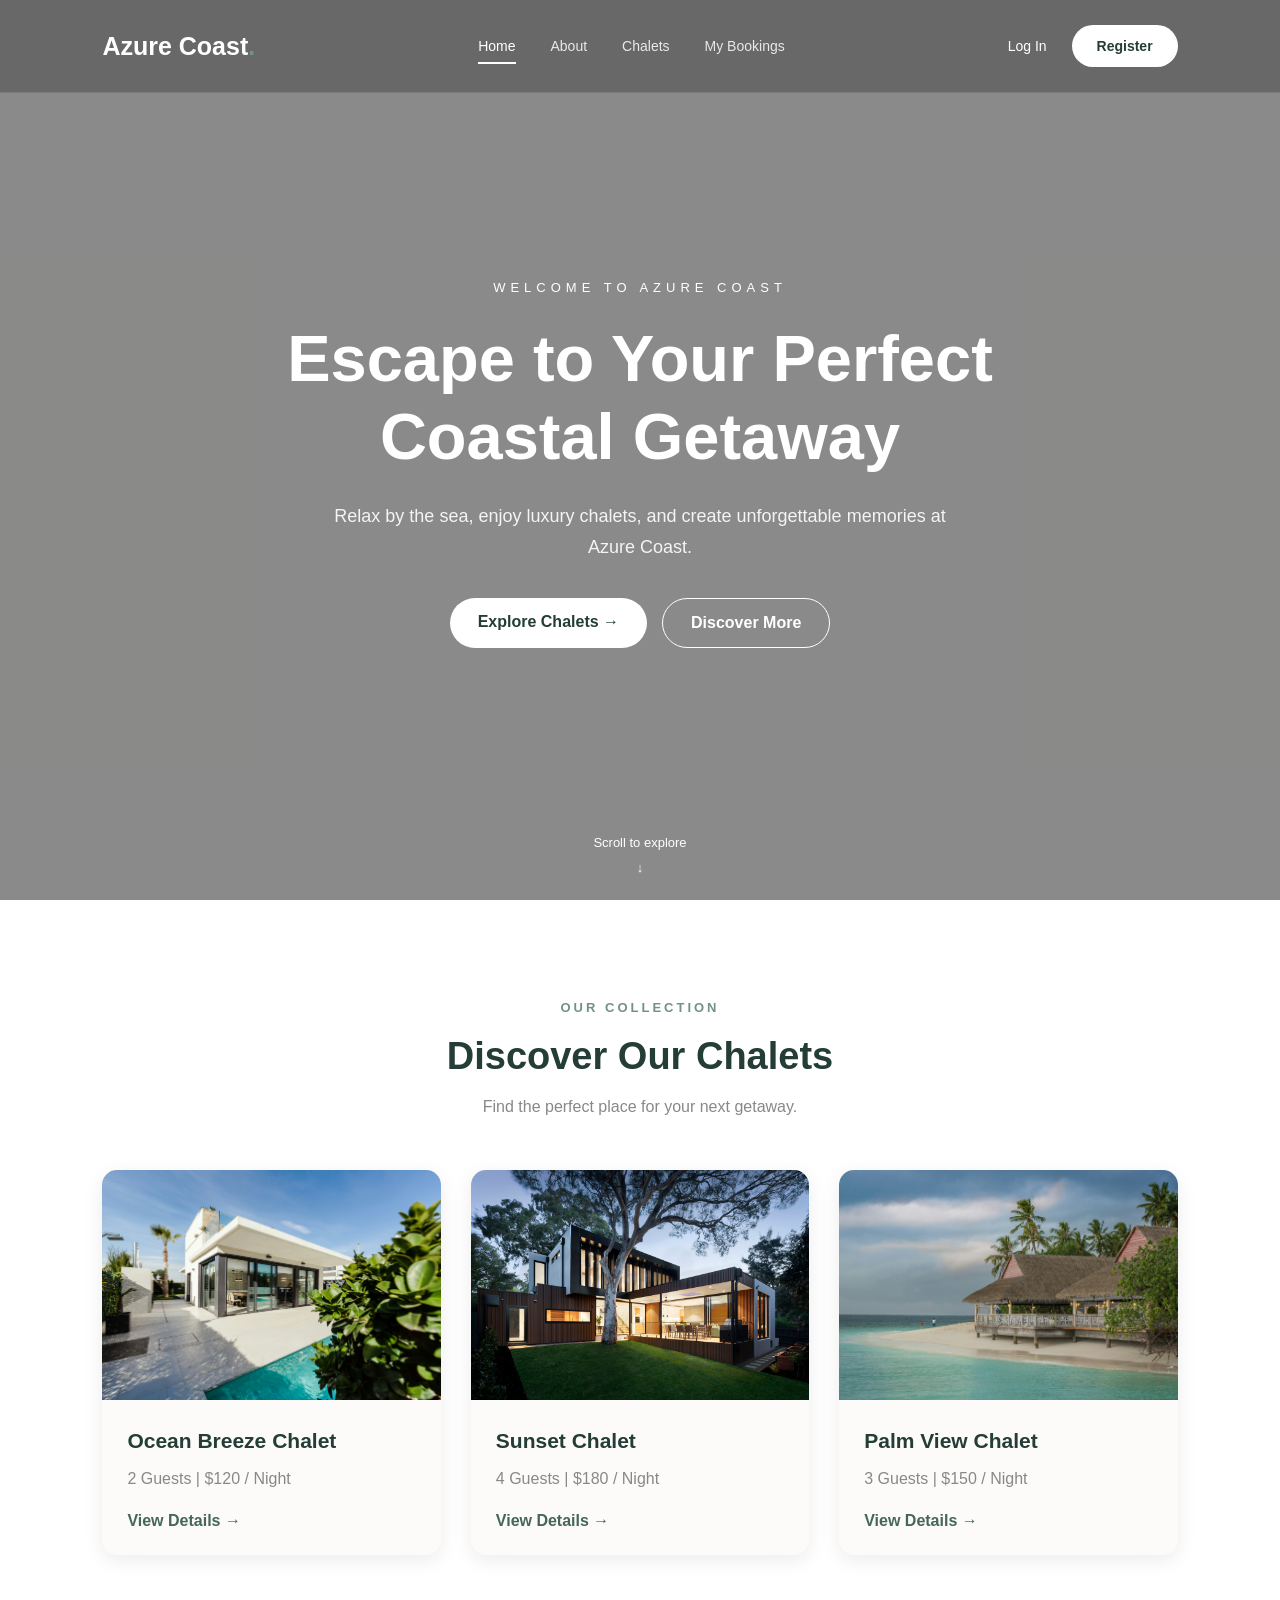
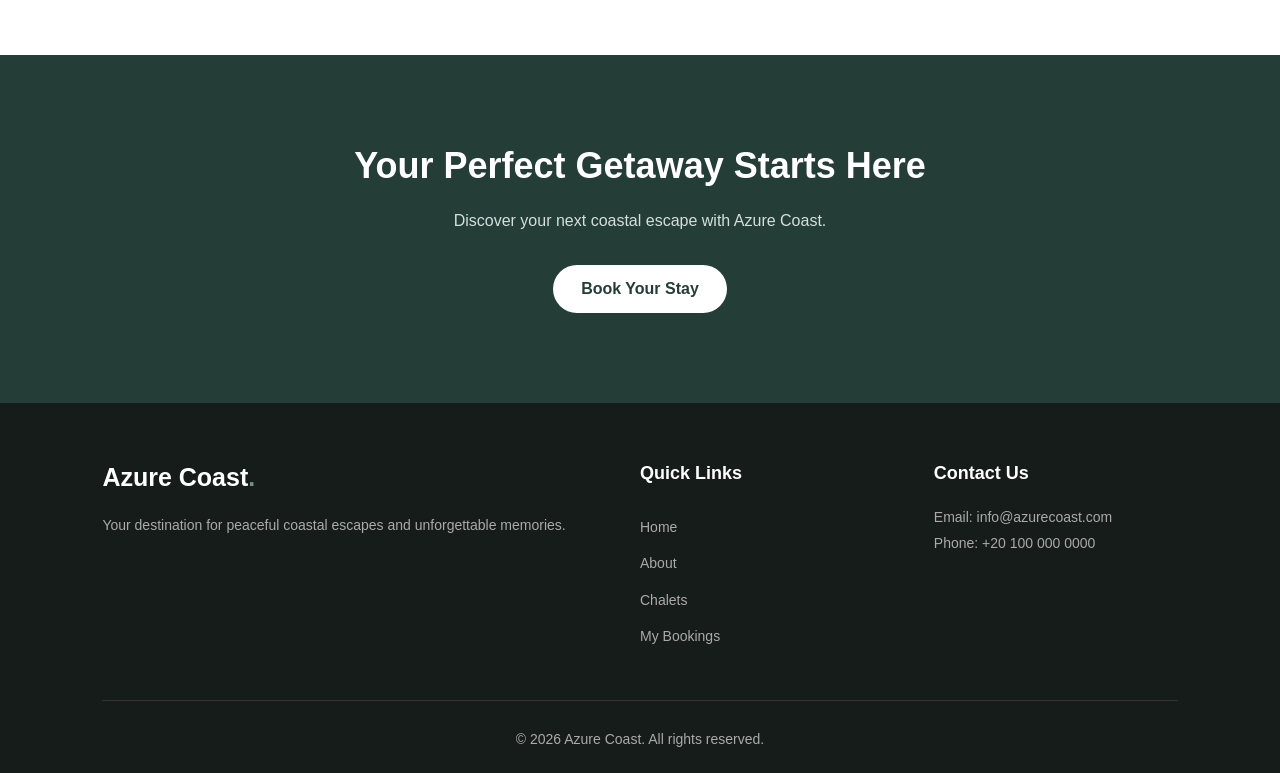
<file: frontend/index.html>
<!doctype html>
<html lang="en">
  <head>
    <meta charset="UTF-8" />
    <meta name="viewport" content="width=device-width, initial-scale=1.0" />

    <title>Azure Coast | Home</title>

    <!-- CSS File -->
    <link rel="stylesheet" href="css/style.css" />
  </head>

  <body data-page="home">
    <!-- ================= HERO SECTION ================= -->

    <header class="hero">
      <!-- Background Video -->
      <video class="hero-video" autoplay muted loop playsinline>
        <source src="/frontend/images/turtleVideo.mp4" type="video/mp4" />
      </video>

      <!-- Dark Overlay -->
      <div class="hero-overlay"></div>

      <!-- ================= NAVBAR ================= -->

       <div id="navbar"></div>


      <!-- ================= HERO CONTENT ================= -->

      <div class="hero-content">
        <p class="hero-small-title">WELCOME TO AZURE COAST</p>

        <h1>Escape to Your Perfect Coastal Getaway</h1>

        <p class="hero-description">
          Relax by the sea, enjoy luxury chalets, and create unforgettable
          memories at Azure Coast.
        </p>

        <div class="hero-buttons">
          <a href="chalets.html" class="primary-button"> Explore Chalets → </a>

          <a href="about.html" class="secondary-button"> Discover More </a>
        </div>
      </div>

      <!-- Scroll Indicator -->

      <div class="scroll-indicator">
        <span>Scroll to explore</span>
        <span>↓</span>
      </div>
    </header>

    <!-- ================= MAIN CONTENT ================= -->

    <main>
      <!-- ================= CHALETS SECTION ================= -->

      <section class="chalets-section">
        <div class="section-heading">
          <p class="section-label">OUR COLLECTION</p>

          <h2>Discover Our Chalets</h2>

          <p>Find the perfect place for your next getaway.</p>
        </div>

        <!-- Chalets Container -->

        <div class="chalets-container">
          <!-- Chalet 1 -->

          <article class="chalet-card">
            <img src="images/Sunset Chalet.jpg" alt="Ocean Breeze Chalet" />

            <div class="chalet-info">
              <h3>Ocean Breeze Chalet</h3>

              <p>2 Guests | $120 / Night</p>

              <a href="chalet-details.html" class="text-link">
                View Details →
              </a>
            </div>
          </article>

          <!-- Chalet 2 -->

          <article class="chalet-card">
            <img src="images/Palm View Chalet.jpg" alt="Sunset Chalet" />

            <div class="chalet-info">
              <h3>Sunset Chalet</h3>

              <p>4 Guests | $180 / Night</p>

              <a href="chalet-details.html" class="text-link">
                View Details →
              </a>
            </div>
          </article>

          <!-- Chalet 3 -->

          <article class="chalet-card">
            <img src="images/Ocean Breeze Chalet.jpg" alt="Palm View Chalet" />

            <div class="chalet-info">
              <h3>Palm View Chalet</h3>

              <p>3 Guests | $150 / Night</p>

              <a href="chalet-details.html" class="text-link">
                View Details →
              </a>
            </div>
          </article>
        </div>
      </section>

      <!-- ================= CALL TO ACTION ================= -->

      <section class="cta-section">
        <h2>Your Perfect Getaway Starts Here</h2>

        <p>Discover your next coastal escape with Azure Coast.</p>

        <a href="chalets.html" class="primary-button"> Book Your Stay </a>
      </section>
    </main>

    <!-- ================= FOOTER ================= -->

       <div id="footer"></div>
    <!-- JavaScript File -->

    <script src="js/main.js"></script>
  </body>
</html>
</file>
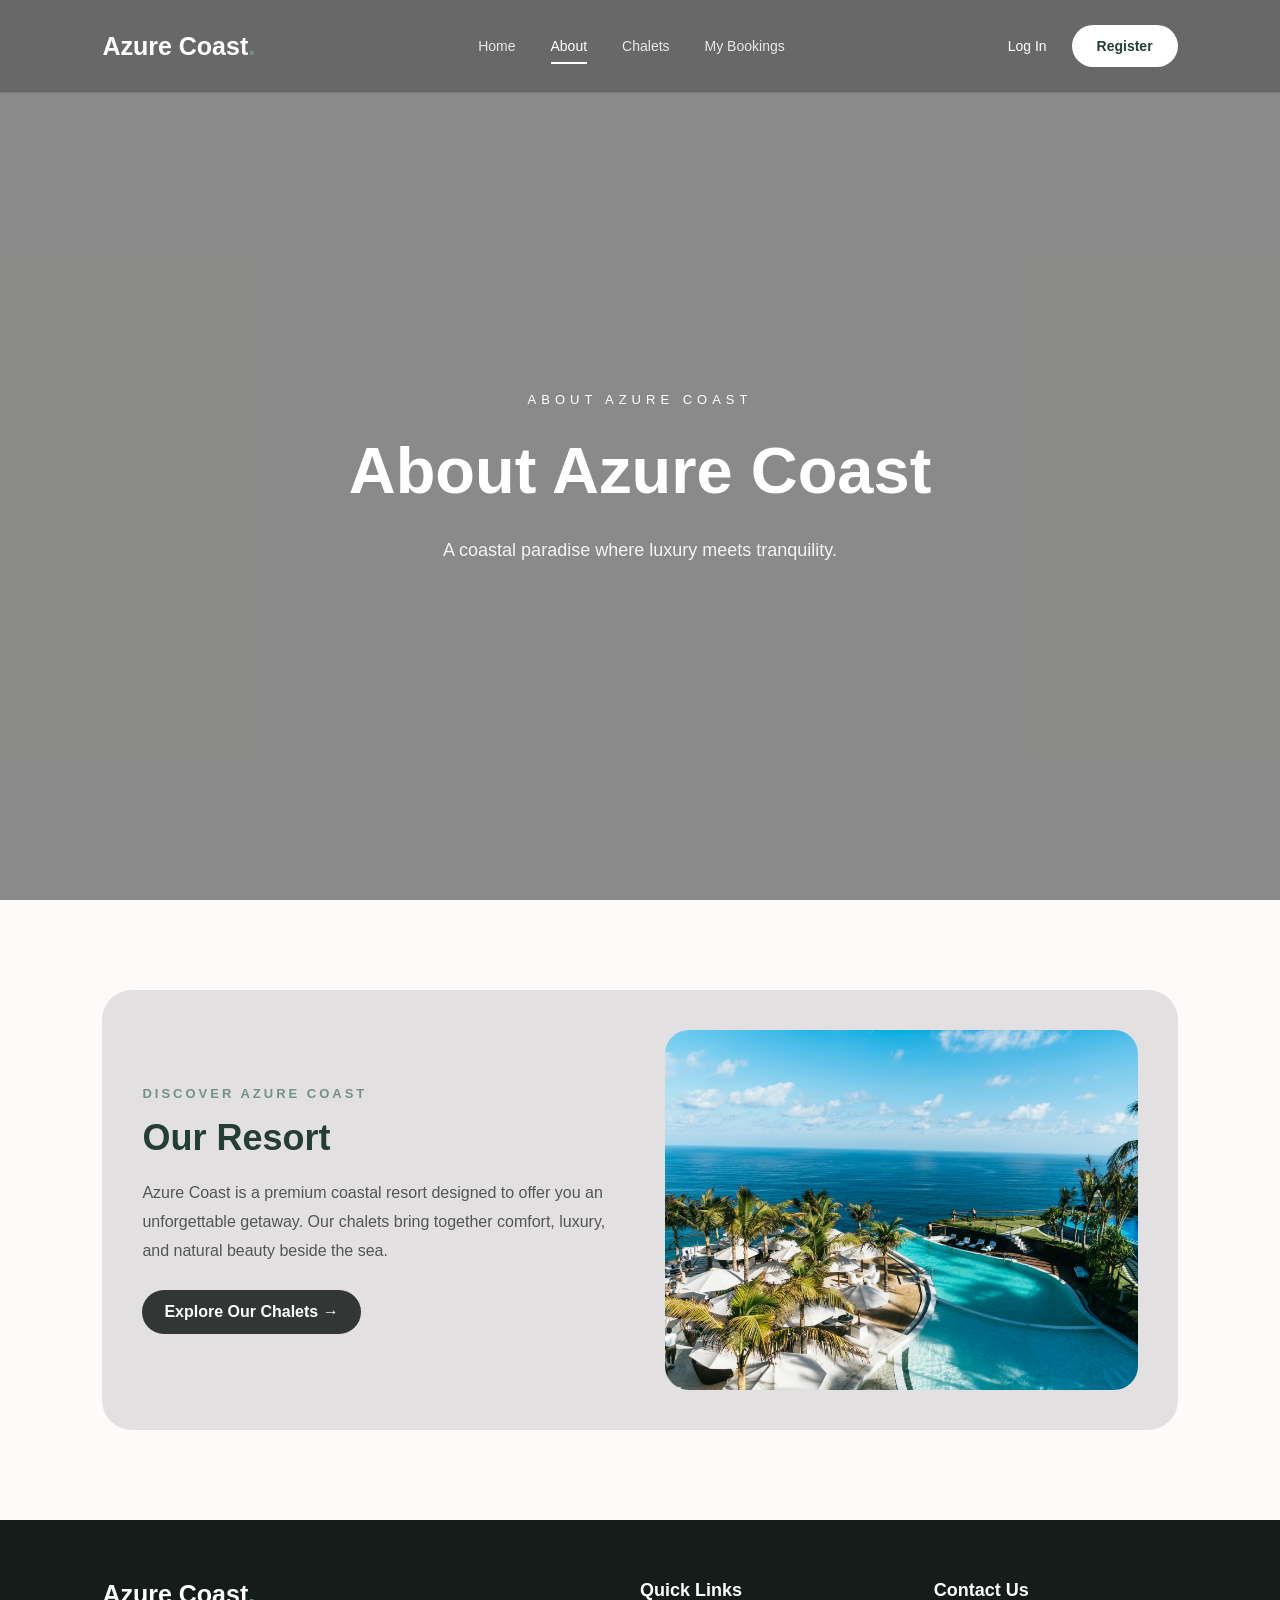
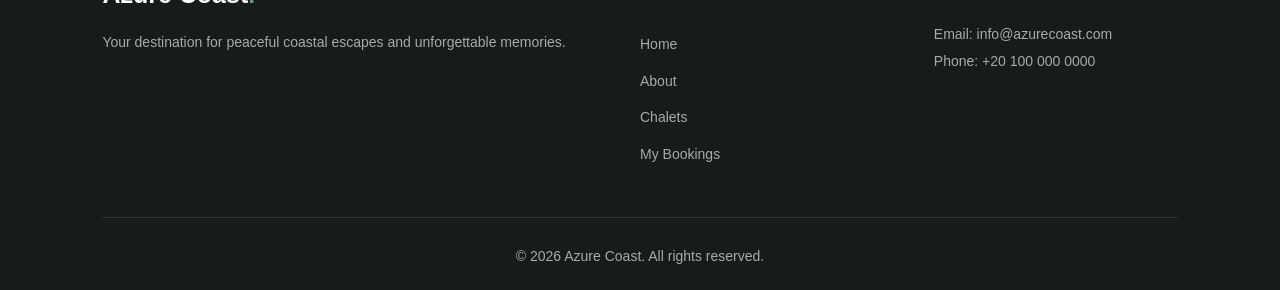
<file: frontend/about.html>
<!doctype html>
<html lang="en">
<head>
  <meta charset="UTF-8" />
  <meta name="viewport" content="width=device-width, initial-scale=1.0" />
  <title>Azure Coast | About</title>

  <link rel="stylesheet" href="css/style.css" />
  <link rel="stylesheet" href="css/about.css" />
</head>

<body data-page="about">
  <header class="hero">
    <video class="hero-video" autoplay muted loop playsinline>
      <source src="images/turtleVideo.mp4" type="video/mp4" />
    </video>

    <div class="hero-overlay"></div>
    <div id="navbar"></div>

    <div class="hero-content">
      <p class="hero-small-title">ABOUT AZURE COAST</p>
      <h1>About Azure Coast</h1>
      <p class="hero-description">
        A coastal paradise where luxury meets tranquility.
      </p>
    </div>
  </header>

  <main class="about-main">
    <section class="about-resort">
      <div class="about-copy">
        <p class="about-label">DISCOVER AZURE COAST</p>
        <h2>Our Resort</h2>
        <p>
          Azure Coast is a premium coastal resort designed to offer you an
          unforgettable getaway. Our chalets bring together comfort, luxury,
          and natural beauty beside the sea.
        </p>

        <a href="chalets.html" class="about-button">
          Explore Our Chalets →
        </a>
      </div>

      <img
        class="about-photo"
        src="images/About.jpg"
        alt="Azure Coast resort by the sea"
      />
    </section>
  </main>

  <div id="footer"></div>

  <script src="js/main.js"></script>
</body>
</html>
</file>
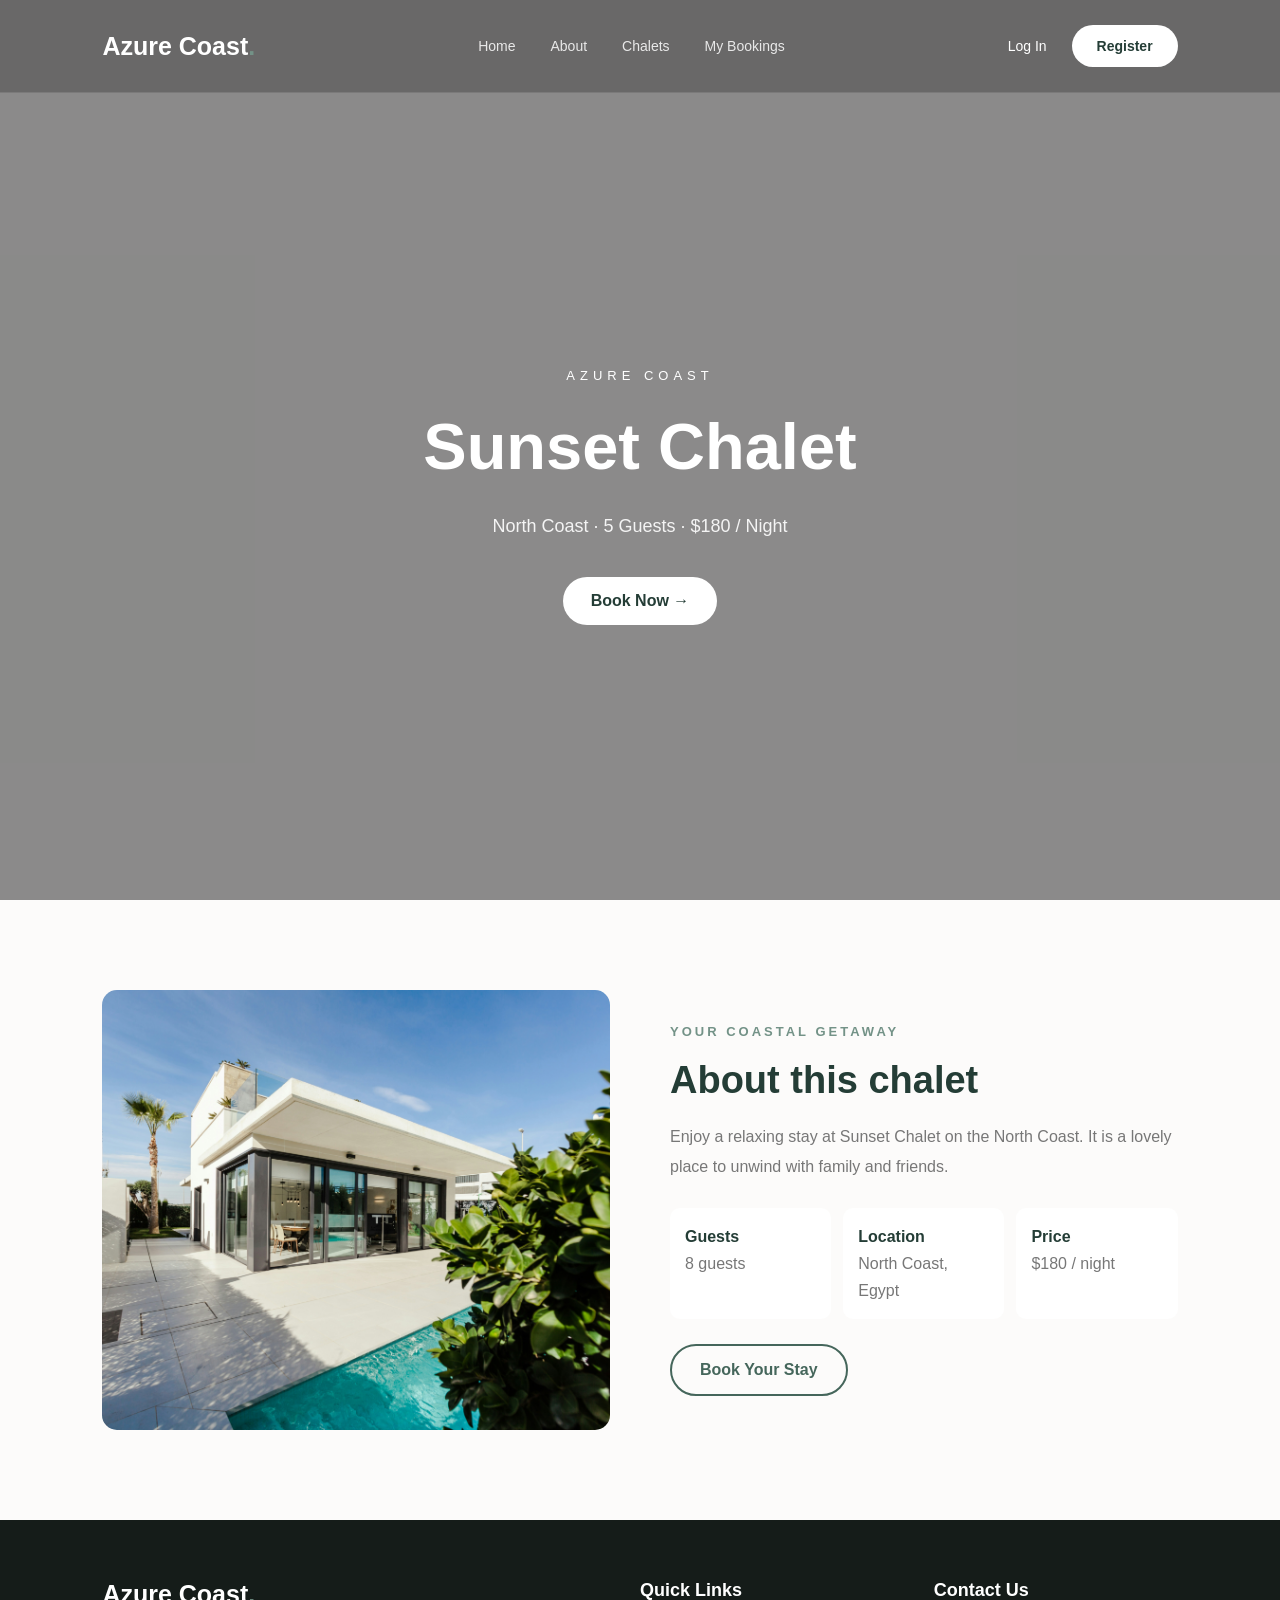
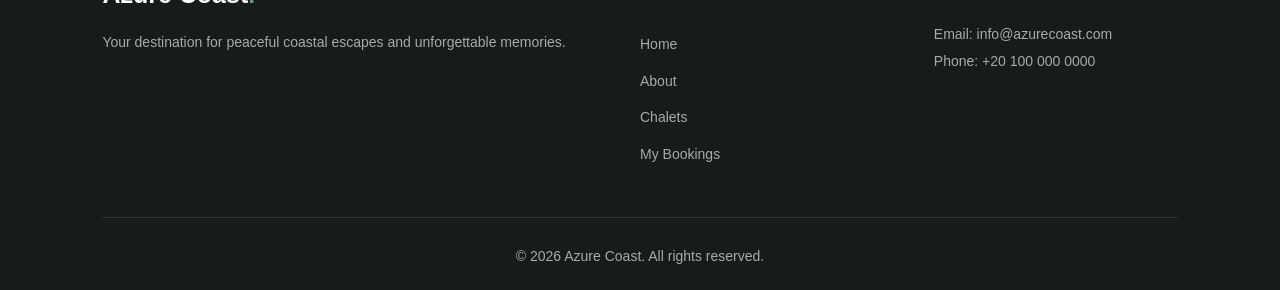
<file: frontend/chalet-details.html>
<!doctype html>
<html lang="en">
<head>
  <meta charset="UTF-8" />
  <meta name="viewport" content="width=device-width, initial-scale=1.0" />
  <title>Sunset Chalet | Azure Coast</title>

  <link rel="stylesheet" href="css/style.css" />
  <link rel="stylesheet" href="css/chalet-details.css" />
</head>

 <body data-page="chalet-details.html">
  <header class="hero details-hero">
    <video class="hero-video" autoplay muted loop playsinline>
      <source src="images/turtleVideo.mp4" type="video/mp4" />
    </video>

    <div class="hero-overlay"></div>
      
    <div id="navbar"></div>

    <div class="hero-content">
      <p class="hero-small-title">AZURE COAST</p>
      <h1>Sunset Chalet</h1>
      <p class="hero-description">North Coast · 5 Guests · $180 / Night</p>
      <div class="hero-buttons">
        <a href="booking.html" class="primary-button">Book Now →</a>
      </div>
    </div>
  </header>

  <main class="details-main">
    <section class="details-section">
      <img
        class="details-image"
        src="images/Sunset Chalet.jpg"
        alt="Sunset Chalet"
      />

      <div class="details-info">
        <p class="section-label">YOUR COASTAL GETAWAY</p>
        <h2>About this chalet</h2>
        <p>
          Enjoy a relaxing stay at Sunset Chalet on the North Coast.
          It is a lovely place to unwind with family and friends.
        </p>

        <div class="details-facts">
          <p><strong>Guests</strong><br />8 guests</p>
          <p><strong>Location</strong><br />North Coast, Egypt</p>
          <p><strong>Price</strong><br />$180 / night</p>
        </div>

        <a href="booking.html" class="outline-button">Book Your Stay</a>
      </div>
    </section>
  </main>

     <!-- ================= FOOTER ================= -->

       <div id="footer"></div>

  <script src="js/main.js"></script>
</body>
</html>
</file>
<file: frontend/css/style.css>
/* ================= GENERAL ================= */

* {
  margin: 0;
  padding: 0;
  box-sizing: border-box;
}

html {
  scroll-behavior: smooth;
}

body {
  font-family: Arial, sans-serif;
  background-color: #fcfbfa;
  color: #333;
}

a {
  text-decoration: none;
}

/* ================= COLORS ================= */

/*
   Main colors:
   Dark Green: #243d36
   Green:      #739287
   Light Sand: #fcfbfa
*/

/* ================= HERO ================= */

.hero {
  min-height: 700px;
  height: 100vh;
  position: relative;
  overflow: hidden;

  display: flex;
  flex-direction: column;
}

/* Background Video */
.hero-video {
  position: absolute;
  top: 0;
  left: 0;

  width: 100%;
  height: 100%;

  object-fit: cover;
  z-index: 0;
}

/* Dark Overlay */
.hero-overlay {
  position: absolute;
  inset: 0;

  background: rgba(0, 0, 0, 0.45);
  z-index: 1;
}

/* Keep content above video */
.navbar,
.hero-content,
.scroll-indicator {
  position: relative;
  z-index: 2;
}

/* ================= NAVBAR ================= */

.navbar {
  width: 100%;
  padding: 25px 8%;
  background: rgba(40, 40, 40, 0.35);
  border-bottom: 1px solid rgba(255, 255, 255, 0.12);
  display: flex;
  justify-content: space-between;
  align-items: center;
}

.logo {
  color: white;
  font-size: 25px;
  font-weight: bold;
}

.logo span,
.footer-about h2 span {
  color: #739287;
}

.nav-links {
  list-style: none;

  display: flex;
  gap: 35px;
}

.nav-links a {
  color: rgba(255, 255, 255, 0.85);
  font-size: 14px;
  transition: 0.3s;
}

.nav-links a:hover,
.nav-links a.active {
  color: white;
}

.nav-links a.active {
  border-bottom: 2px solid white;
  padding-bottom: 8px;
}

.nav-buttons {
  display: flex;
  align-items: center;
  gap: 25px;
}

.login-link {
  color: white;
  font-size: 14px;
}

.register-button {
  background-color: white;
  color: #243d36;

  padding: 13px 25px;
  border-radius: 30px;

  font-size: 14px;
  font-weight: bold;

  transition: 0.3s;
}

.signup-button:hover {
  background-color: #dcebe8;
}

/* ================= MOBILE MENU BUTTON ================= */

.menu-button {
  display: none;

  background: none;
  border: none;

  color: white;
  font-size: 28px;

  cursor: pointer;
}

/* ================= HERO CONTENT ================= */

.hero-content {
  flex: 1;

  display: flex;
  flex-direction: column;
  justify-content: center;
  align-items: center;

  text-align: center;
  color: white;

  padding: 40px 20px;
}

.hero-small-title {
  font-size: 13px;
  letter-spacing: 5px;
  margin-bottom: 25px;
}

.hero-content h1 {
  max-width: 850px;

  font-size: 65px;
  line-height: 1.2;

  margin-bottom: 25px;
}

.hero-description {
  max-width: 650px;

  font-size: 18px;
  line-height: 1.7;

  color: rgba(255, 255, 255, 0.9);

  margin-bottom: 35px;
}

/* ================= BUTTONS ================= */

.hero-buttons {
  display: flex;
  gap: 15px;
}

.primary-button,
.secondary-button,
.outline-button {
  display: inline-block;

  padding: 15px 28px;
  border-radius: 30px;

  font-weight: bold;
  transition: 0.3s;
}

.primary-button {
  background-color: white;
  color: #243d36;
}

.primary-button:hover {
  background-color: #dcebe8;
}

.secondary-button {
  color: white;
  border: 1px solid white;
}

.secondary-button:hover {
  background-color: rgba(255, 255, 255, 0.2);
}

.scroll-indicator {
  display: flex;
  flex-direction: column;
  align-items: center;
  gap: 10px;

  color: white;
  padding-bottom: 25px;
  font-size: 13px;
}

/* ================= ABOUT SECTION ================= */

.about-section {
  padding: 100px 8%;

  display: flex;
  align-items: center;
  justify-content: space-between;

  gap: 60px;
}

.about-text,
.about-image {
  width: 50%;
}

.section-label {
  color: #739287;

  font-size: 13px;
  font-weight: bold;
  letter-spacing: 3px;

  margin-bottom: 20px;
}

.about-text h2 {
  color: #243d36;

  font-size: 38px;
  line-height: 1.3;

  margin-bottom: 25px;
}

.about-text > p:not(.section-label) {
  color: #777;

  font-size: 16px;
  line-height: 1.9;

  margin-bottom: 25px;
}

.text-link {
  color: #45665b;
  font-weight: bold;
}

.text-link:hover {
  color: #243d36;
}

.about-image img {
  width: 100%;
  height: 380px;

  object-fit: cover;
  border-radius: 15px;
}

/* ================= CHALETS SECTION ================= */

.chalets-section {
  padding: 100px 8%;
  background-color: white;
}

.section-heading {
  text-align: center;
  margin-bottom: 50px;
}

.section-heading h2 {
  color: #243d36;
  font-size: 38px;
  margin-bottom: 15px;
}

.section-heading > p:last-child {
  color: #888;
  line-height: 1.7;
}

.chalets-container {
  display: grid;
  grid-template-columns: repeat(3, 1fr);
  gap: 30px;
}

.chalet-card {
  background-color: #fcfbfa;
  border-radius: 15px;
  overflow: hidden;

  box-shadow: 0 5px 20px rgba(0, 0, 0, 0.08);

  transition: 0.3s;
}

.chalet-card:hover {
  transform: translateY(-7px);
}

.chalet-card img {
  width: 100%;
  height: 230px;
  object-fit: cover;
}

.chalet-info {
  padding: 25px;
}

.chalet-info h3 {
  color: #243d36;
  font-size: 21px;
  margin-bottom: 12px;
}

.chalet-info p {
  color: #888;
  line-height: 1.7;
  margin-bottom: 20px;
}

.all-chalets {
  text-align: center;
  margin-top: 50px;
}

.outline-button {
  color: #45665b;
  border: 2px solid #45665b;
}

.outline-button:hover {
  background-color: #45665b;
  color: white;
}

/* ================= CALL TO ACTION ================= */

.cta-section {
  background-color: #243d36;
  color: white;

  padding: 90px 20px;
  text-align: center;
}

.cta-section h2 {
  font-size: 36px;
  margin-bottom: 20px;
}

.cta-section p {
  color: #d5dfdb;
  margin-bottom: 30px;
  line-height: 1.7;
}

/* ================= FOOTER ================= */

.footer {
  background-color: #151c19;
  color: white;

  padding: 60px 8% 20px;
}

.footer-container {
  display: grid;
  grid-template-columns: 2fr 1fr 1fr;
  gap: 50px;

  margin-bottom: 50px;
}

.footer h2 {
  font-size: 25px;
  margin-bottom: 20px;
}

.footer h3 {
  font-size: 18px;
  margin-bottom: 20px;
}

.footer p,
.footer a {
  color: #aaa;
  line-height: 1.9;
  font-size: 14px;
}

.footer-links {
  display: flex;
  flex-direction: column;
  gap: 10px;
}

.footer a:hover {
  color: white;
}

.copyright {
  border-top: 1px solid #333;
  padding-top: 25px;
  text-align: center;
}

/* ================= RESPONSIVE DESIGN ================= */

@media (max-width: 900px) {
  .navbar {
    padding: 20px 5%;
  }

  .nav-links {
    gap: 15px;
  }

  .hero-content h1 {
    font-size: 48px;
  }

  .chalets-container {
    grid-template-columns: repeat(2, 1fr);
  }

  .about-section {
    padding: 70px 5%;
    gap: 35px;
  }

  .footer-container {
    gap: 25px;
  }
}

@media (max-width: 650px) {
  .navbar {
    position: relative;
  }

  .menu-button {
    display: block;
  }

  .nav-links {
    display: none;

    position: absolute;
    top: 75px;
    left: 0;

    width: 100%;

    background-color: #243d36;

    flex-direction: column;
    gap: 0;

    padding: 15px 5%;
    z-index: 10;
  }

  .nav-links.show {
    display: flex;
  }

  .nav-links li {
    padding: 12px 0;
  }

  .nav-buttons {
    display: none;
  }

  .hero-content h1 {
    font-size: 38px;
  }

  .hero-description {
    font-size: 15px;
  }

  .hero-buttons {
    flex-direction: column;
    width: 100%;
    max-width: 250px;
  }

  .about-section {
    flex-direction: column;
  }

  .about-text,
  .about-image {
    width: 100%;
  }

  .about-text h2,
  .section-heading h2 {
    font-size: 30px;
  }

  .about-image img {
    height: 280px;
  }

  .chalets-container {
    grid-template-columns: 1fr;
  }

  .cta-section h2 {
    font-size: 28px;
  }

  .footer-container {
    grid-template-columns: 1fr;
    gap: 35px;
  }
}
</file>
<file: frontend/css/about.css>
.about-main {
  padding: 90px 8%;
  background: #fcfbfa;
}

.about-resort {
  display: grid;
  grid-template-columns: 1fr 1fr;
  align-items: center;
  gap: 50px;
  max-width: 1200px;
  margin: 0 auto;
  padding: 40px;
  border-radius: 30px;
  background: #e2e0e0;
}

.about-label {
  margin-bottom: 16px;
  color: #739287;
  font-size: 13px;
  font-weight: bold;
  letter-spacing: 3px;
}

.about-copy h2 {
  margin-bottom: 20px;
  color: #243d36;
  font-size: 36px;
}

.about-copy > p:not(.about-label) {
  margin-bottom: 24px;
  color: #555;
  font-size: 16px;
  line-height: 1.8;
}

.about-photo {
  display: block;
  width: 100%;
  height: 360px;
  object-fit: cover;
  border-radius: 24px;
}

.about-button {
  display: inline-block;
  padding: 13px 22px;
  border-radius: 30px;
  background: #323634;
  color: white;
  font-weight: bold;
}

.about-button:hover {
  background: #232524;
}

@media (max-width: 700px) {
  .about-main {
    padding: 55px 6%;
  }

  .about-resort {
    grid-template-columns: 1fr;
    gap: 28px;
    padding: 24px;
  }

  .about-copy h2 {
    font-size: 30px;
  }

  .about-photo {
    height: 270px;
  }
}
</file>
<file: frontend/css/chalet-details.css>
.details-main {
  padding: 90px 8%;
  background: #fcfbfa;
}

.details-section {
  display: grid;
  grid-template-columns: 1fr 1fr;
  align-items: center;
  gap: 60px;
  max-width: 1200px;
  margin: 0 auto;
}

.details-image {
  display: block;
  width: 100%;
  height: 440px;
  object-fit: cover;
  border-radius: 15px;
}

.details-info h2 {
  margin-bottom: 20px;
  color: #243d36;
  font-size: 38px;
}

.details-info > p:not(.section-label) {
  margin-bottom: 25px;
  color: #777;
  font-size: 16px;
  line-height: 1.9;
}

.details-facts {
  display: grid;
  grid-template-columns: repeat(3, 1fr);
  gap: 12px;
  margin: 25px 0;
}

.details-facts p {
  padding: 15px;
  border-radius: 10px;
  background: white;
  color: #777;
  line-height: 1.7;
}

.details-facts strong {
  color: #243d36;
}

@media (max-width: 750px) {
  .details-main {
    padding: 60px 6%;
  }

  .details-section {
    grid-template-columns: 1fr;
    gap: 32px;
  }

  .details-image {
    height: 300px;
  }

  .details-info h2 {
    font-size: 30px;
  }

  .details-facts {
    grid-template-columns: 1fr;
  }
}
</file>
